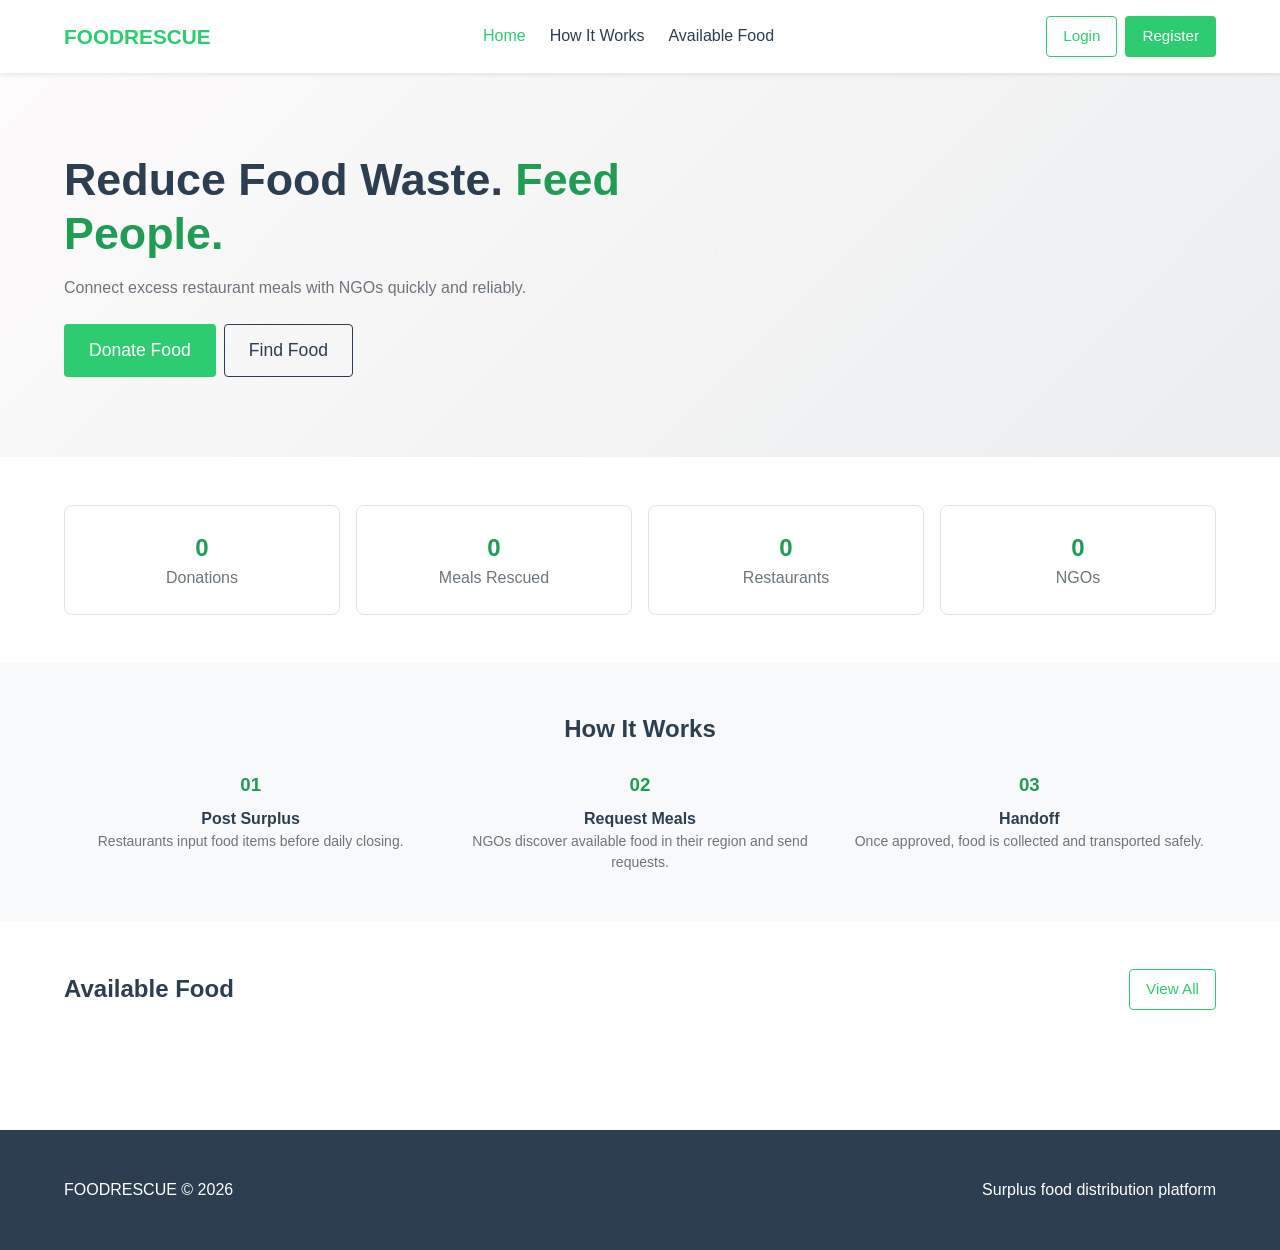
<file: html/index.html>
<!DOCTYPE html>

<html lang="en">
<head>
  <meta charset="UTF-8">
  <meta name="viewport" content="width=device-width, initial-scale=1.0">
  <title>FoodRescue | Surplus Food Portal</title>
  <link rel="stylesheet" href="../css/style.css">
</head>
<body>
  <nav class="navbar bg-white">
    <div class="container">
      <a class="navbar-brand" href="index.html">FOODRESCUE</a>
      <ul class="navbar-nav">
        <li><a class="nav-link active" href="index.html">Home</a></li>
        <li><a class="nav-link" href="#how-it-works">How It Works</a></li>
        <li><a class="nav-link" href="#available-food">Available Food</a></li>
      </ul>
      <div class="d-flex gap-2">
        <a href="login.html" class="btn btn-outline-success">Login</a>
        <a href="register.html" class="btn btn-success">Register</a>
      </div>
    </div>
  </nav>

  <header class="hero-section">
    <div class="container">
      <div class="row align-items-center">
        <div class="col-md-6">
          <h1 class="hero-title mb-3">Reduce Food Waste. <span class="text-success">Feed People.</span></h1>
          <p class="text-muted mb-4">Connect excess restaurant meals with NGOs quickly and reliably.</p>
          <div class="d-flex gap-2">
            <a href="register.html" class="btn btn-success btn-lg">Donate Food</a>
            <a href="login.html" class="btn btn-outline-dark btn-lg">Find Food</a>
          </div>
        </div>
      </div>
    </div>
  </header>

  <section class="py-5">
    <div class="container">
      <div class="row">
        <div class="col-md-3">
          <div class="stat-card">
            <h2 class="text-success" id="stat-donations">0</h2>
            <p class="text-muted">Donations</p>
          </div>
        </div>
        <div class="col-md-3">
          <div class="stat-card">
            <h2 class="text-success" id="stat-meals">0</h2>
            <p class="text-muted">Meals Rescued</p>
          </div>
        </div>
        <div class="col-md-3">
          <div class="stat-card">
            <h2 class="text-success" id="stat-restaurants">0</h2>
            <p class="text-muted">Restaurants</p>
          </div>
        </div>
        <div class="col-md-3">
          <div class="stat-card">
            <h2 class="text-success" id="stat-ngos">0</h2>
            <p class="text-muted">NGOs</p>
          </div>
        </div>
      </div>
    </div>
  </section>

  <section id="how-it-works" class="py-5 bg-light">
    <div class="container text-center mb-4">
      <h2 class="fw-bold">How It Works</h2>
    </div>
    <div class="container">
      <div class="row">
        <div class="col-md-4 text-center">
          <h3 class="text-success mb-2">01</h3>
          <h4>Post Surplus</h4>
          <p class="text-muted small">Restaurants input food items before daily closing.</p>
        </div>
        <div class="col-md-4 text-center">
          <h3 class="text-success mb-2">02</h3>
          <h4>Request Meals</h4>
          <p class="text-muted small">NGOs discover available food in their region and send requests.</p>
        </div>
        <div class="col-md-4 text-center">
          <h3 class="text-success mb-2">03</h3>
          <h4>Handoff</h4>
          <p class="text-muted small">Once approved, food is collected and transported safely.</p>
        </div>
      </div>
    </div>
  </section>

  <section id="available-food" class="py-5">
    <div class="container mb-4">
      <div class="d-flex justify-content-between align-items-center">
        <h2>Available Food</h2>
        <a href="login.html" class="btn btn-outline-success">View All</a>
      </div>
    </div>
    <div class="container">
      <div class="row" id="featured-food-container"></div>
    </div>
  </section>

  <footer>
    <div class="container">
      <div class="d-flex justify-content-between">
        <p>FOODRESCUE &copy; 2026</p>
        <p>Surplus food distribution platform</p>
      </div>
    </div>
  </footer>

  <script src="../js/api.js"></script>
  <script src="../js/app.js"></script>
</body>
</html>
</file>
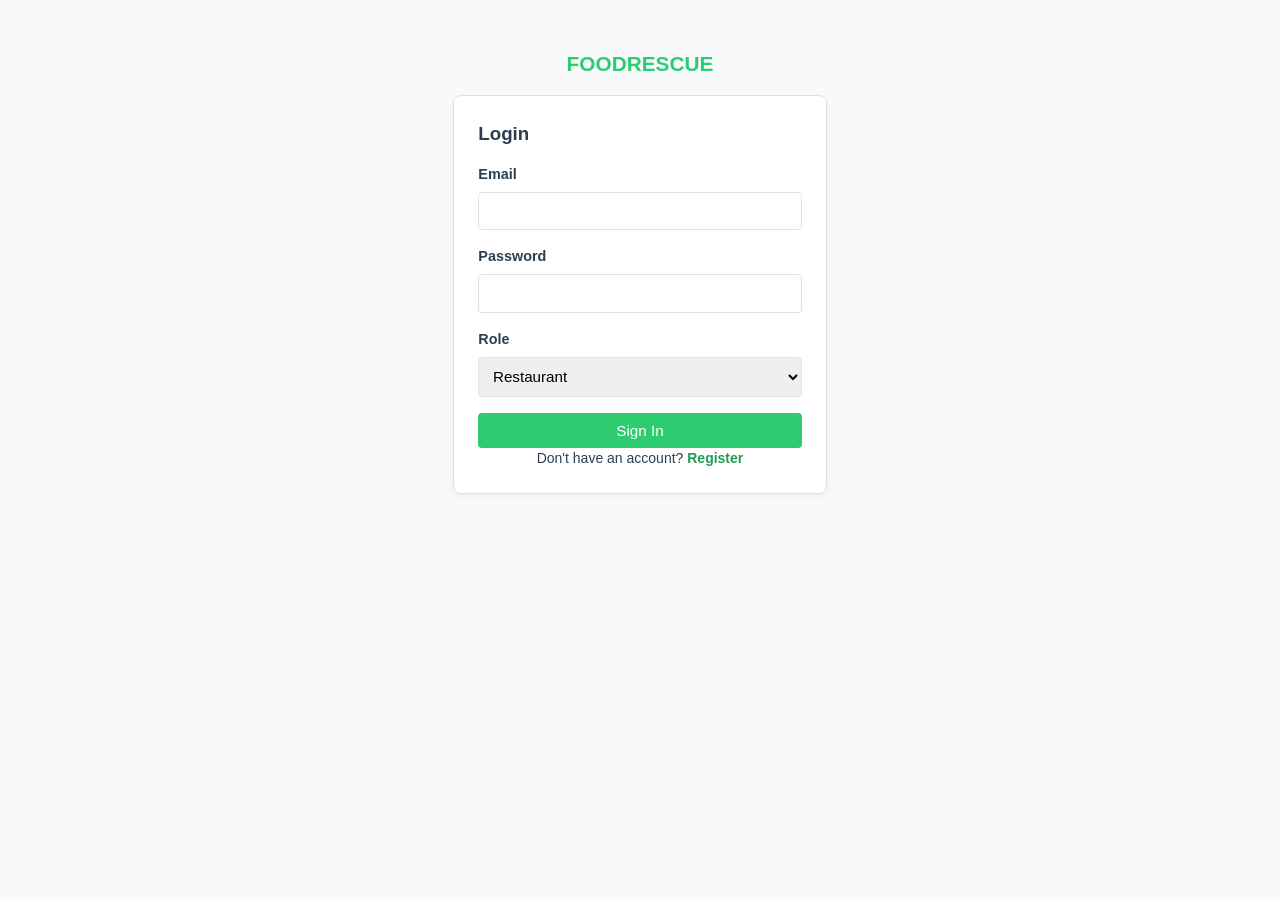
<file: html/admin.html>
<!DOCTYPE html>
<html lang="en">
<head>
  <meta charset="UTF-8">
  <meta name="viewport" content="width=device-width, initial-scale=1.0">
  <title>Admin Dashboard | FoodRescue</title>
  <link rel="stylesheet" href="../css/style.css">
</head>
<body class="bg-light">
  <nav class="navbar bg-dark">
    <div class="container">
      <a class="navbar-brand" href="#">ADMIN PORTAL</a>
      <button onclick="logout()" class="btn btn-outline-light btn-sm">Logout</button>
    </div>
  </nav>

  <div class="container py-4">
    <div class="row mb-4">
      <div class="col-md-3">
        <div class="card p-3 border-start border-primary">
          <p class="small text-muted">Total Users</p>
          <h3 id="admin-total-users">0</h3>
        </div>
      </div>
      <div class="col-md-3">
        <div class="card p-3 border-start border-success">
          <p class="small text-muted">Total Donations</p>
          <h3 id="admin-total-donations">0</h3>
        </div>
      </div>
      <div class="col-md-3">
        <div class="card p-3 border-start border-warning">
          <p class="small text-muted">Pending Requests</p>
          <h3 id="admin-total-requests">0</h3>
        </div>
      </div>
      <div class="col-md-3">
        <div class="card p-3 border-start border-info">
          <p class="small text-muted">Rescued Count</p>
          <h3 id="admin-meals-rescued">0</h3>
        </div>
      </div>
    </div>

    <div class="row mb-4">
      <div class="col-xl-5">
        <div class="card">
          <div class="card-header">
            <h4>System Users</h4>
          </div>
          <div class="table-responsive" style="max-height: 350px;">
            <table class="table">
              <thead>
                <tr><th>User</th><th>Role</th><th>Contact</th></tr>
              </thead>
              <tbody id="adminUsersTable"></tbody>
            </table>
          </div>
        </div>
      </div>

      <div class="col-xl-7">
        <div class="card">
          <div class="card-header">
            <h4>All Donations</h4>
          </div>
          <div class="table-responsive" style="max-height: 350px;">
            <table class="table">
              <thead>
                <tr><th>Restaurant</th><th>Food</th><th>Status</th><th>Action</th></tr>
              </thead>
              <tbody id="adminDonationsTable"></tbody>
            </table>
          </div>
        </div>
      </div>
    </div>

    <div class="card">
      <div class="card-header">
        <h4>Recent Platform Activity</h4>
      </div>
      <div class="table-responsive">
        <table class="table">
          <thead>
            <tr><th>Date</th><th>NGO</th><th>Food Item</th><th>Qty</th><th>Status</th></tr>
          </thead>
          <tbody id="adminRequestsTable"></tbody>
        </table>
      </div>
    </div>
  </div>

  <div class="toast-container"></div>
  <script src="../js/api.js"></script>
  <script src="../js/auth.js"></script>
  <script src="../js/admin.js"></script>
</body>
</html>
</file>
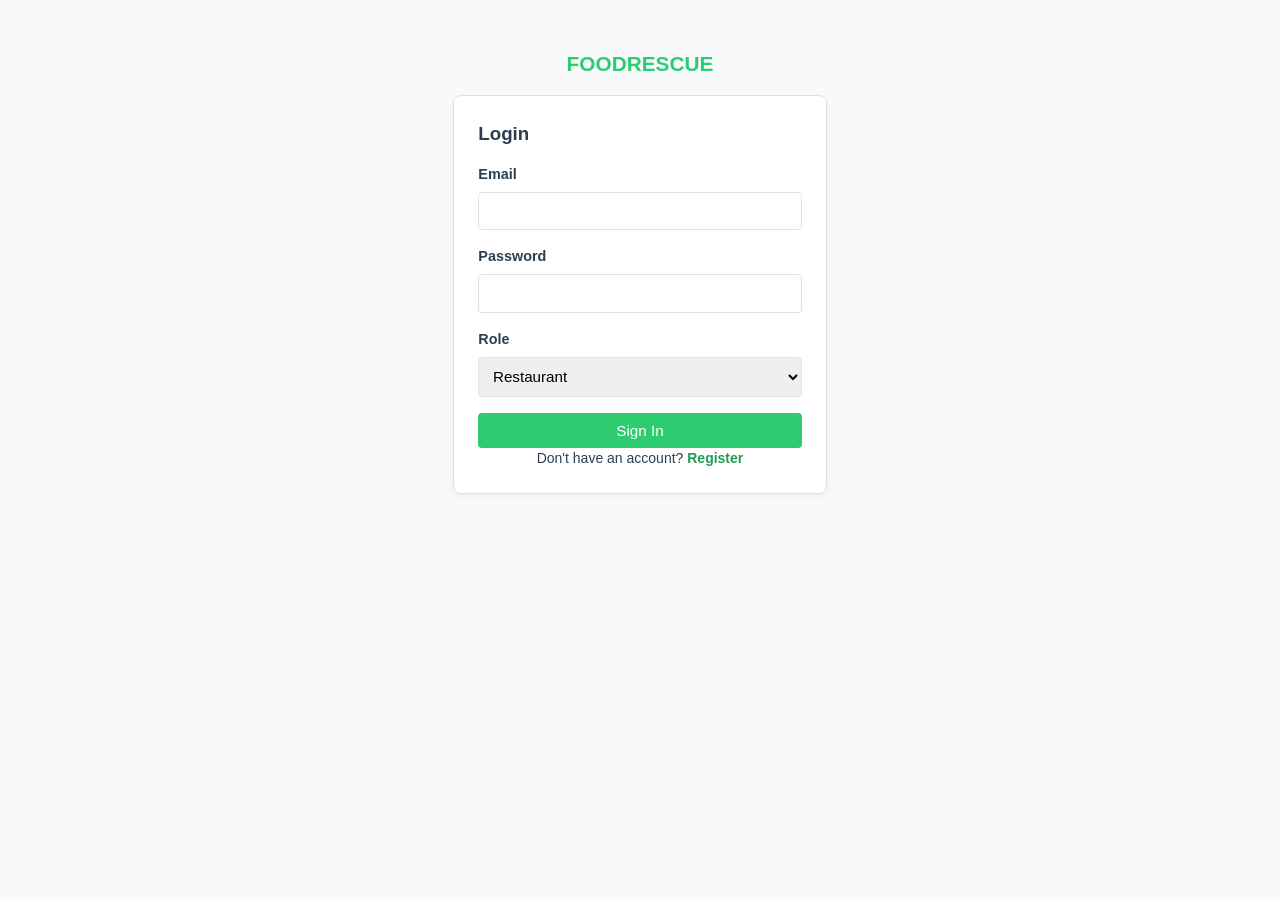
<file: html/login.html>
<!DOCTYPE html>
<html lang="en">
<head>
  <meta charset="UTF-8">
  <meta name="viewport" content="width=device-width, initial-scale=1.0">
  <title>Login | FoodRescue</title>
  <link rel="stylesheet" href="../css/style.css">
</head>
<body class="bg-light">
  <div class="container py-5">
    <div class="row" style="justify-content: center;">
      <div class="col-md-4">
        <div class="text-center mb-3">
          <a class="navbar-brand" href="index.html">FOODRESCUE</a>
        </div>
        <div class="card p-4">
          <h3 class="fw-bold mb-3">Login</h3>
          <form id="loginForm">
            <div class="mb-3">
              <label class="form-label">Email</label>
              <input type="email" id="loginEmail" class="form-control" required>
            </div>
            <div class="mb-3">
              <label class="form-label">Password</label>
              <input type="password" id="loginPassword" class="form-control" required>
            </div>
            <div class="mb-3">
              <label class="form-label">Role</label>
              <select id="loginRole" class="form-select" required>
                <option value="RESTAURANT">Restaurant</option>
                <option value="NGO">NGO</option>
                <option value="ADMIN">Admin</option>
              </select>
            </div>
            <button type="submit" class="btn btn-success w-100">Sign In</button>
          </form>
          <p class="small text-center mt-3 mb-0">Don't have an account? <a href="register.html" class="text-success fw-bold">Register</a></p>
        </div>
      </div>
    </div>
  </div>
  <script src="../js/api.js"></script>
  <script src="../js/auth.js"></script>
</body>
</html>
</file>
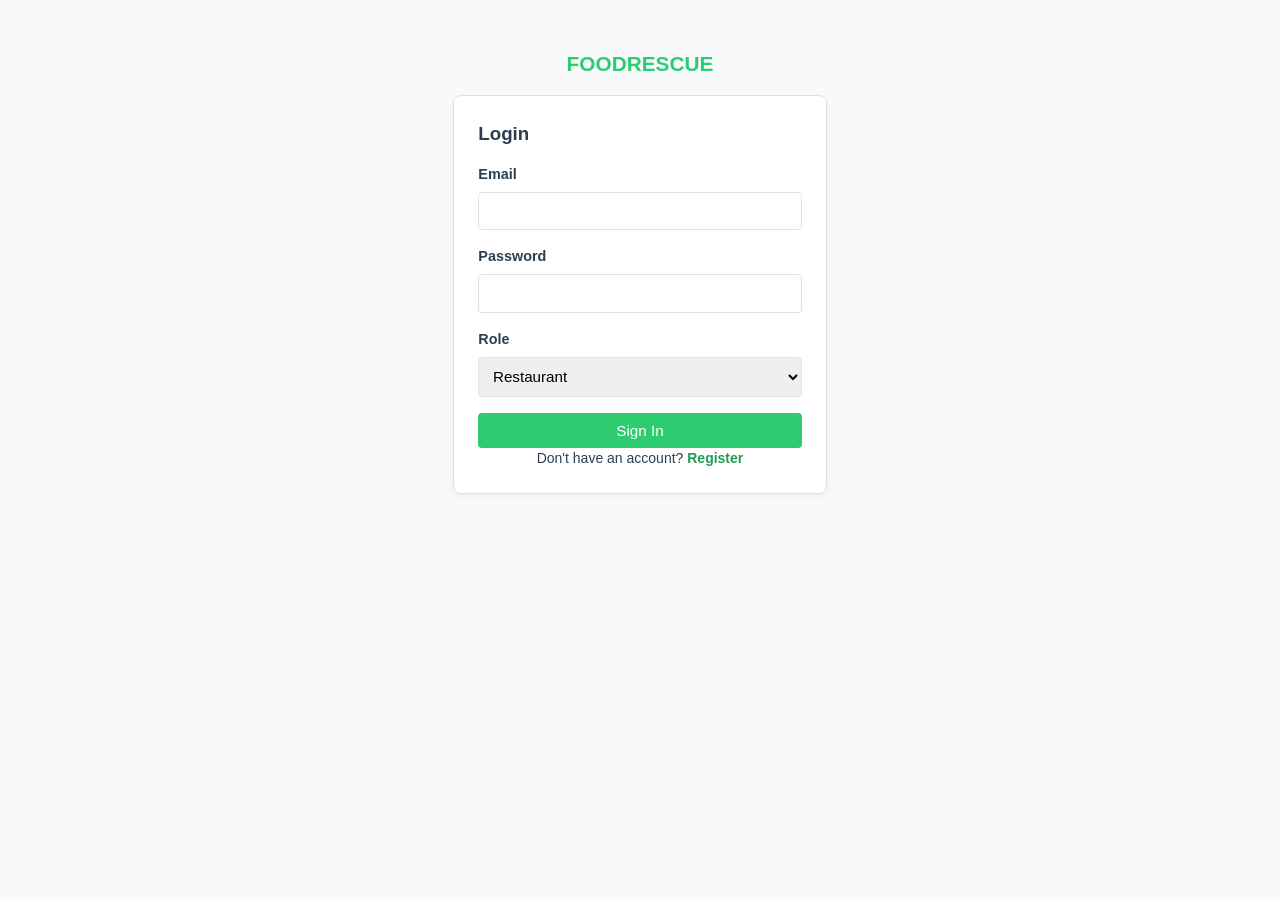
<file: html/ngo.html>
<!DOCTYPE html>
<html lang="en">
<head>
  <meta charset="UTF-8">
  <meta name="viewport" content="width=device-width, initial-scale=1.0">
  <title>NGO Dashboard | FoodRescue</title>
  <link rel="stylesheet" href="../css/style.css">
</head>
<body class="bg-light">
  <nav class="navbar bg-dark">
    <div class="container">
      <a class="navbar-brand" href="#">FOODRESCUE</a>
      <div class="d-flex align-items-center">
        <span class="text-white me-3" id="ngoDisplayName">Welcome</span>
        <button onclick="logout()" class="btn btn-outline-light btn-sm">Logout</button>
      </div>
    </div>
  </nav>

  <div class="container py-4">
    <div class="row mb-4">
      <div class="col-md-3">
        <div class="card p-3">
          <p class="small text-muted">Available Meals</p>
          <h3 id="stat-available-food">0</h3>
        </div>
      </div>
      <div class="col-md-3">
        <div class="card p-3">
          <p class="small text-muted">My Requests</p>
          <h3 id="stat-my-requests">0</h3>
        </div>
      </div>
      <div class="col-md-3">
        <div class="card p-3">
          <p class="small text-muted">Approved</p>
          <h3 id="stat-approved">0</h3>
        </div>
      </div>
      <div class="col-md-3">
        <div class="card p-3">
          <p class="small text-muted">Rescued Meals</p>
          <h3 id="stat-rescued-count">0</h3>
        </div>
      </div>
    </div>

    <div class="card p-3 mb-4">
      <div class="row">
        <div class="col-md-4">
          <input type="text" id="searchInput" class="form-control" placeholder="Search food, restaurant...">
        </div>
        <div class="col-md-3">
          <select id="filterCategory" class="form-select">
            <option value="">All Categories</option>
            <option value="Meals">Meals</option>
            <option value="Rice">Rice</option>
            <option value="Bread">Bread</option>
            <option value="Snacks">Snacks</option>
          </select>
        </div>
        <div class="col-md-3">
          <select id="filterType" class="form-select">
            <option value="">All Types</option>
            <option value="VEGETARIAN">Vegetarian</option>
            <option value="NON-VEGETARIAN">Non-Vegetarian</option>
          </select>
        </div>
      </div>
    </div>

    <div class="nav-tabs mb-4">
      <button class="nav-link-tab active" onclick="showTab('browseFood', this)">Browse Food</button>
      <button class="nav-link-tab" onclick="showTab('myRequestsTab', this)">My Requests</button>
    </div>

    <div id="browseFood" class="tab-pane show">
      <div class="row" id="availableFoodGrid"></div>
    </div>

    <div id="myRequestsTab" class="tab-pane">
      <div class="card">
        <div class="table-responsive">
          <table class="table table-hover">
            <thead>
              <tr>
                <th>Food Item</th>
                <th>Restaurant</th>
                <th>Quantity</th>
                <th>Status</th>
                <th>Date</th>
              </tr>
            </thead>
            <tbody id="ngoRequestsTable"></tbody>
          </table>
        </div>
      </div>
    </div>
  </div>

  <div class="modal" id="requestModal">
    <div class="modal-content">
      <h3 class="mb-2">Request Food</h3>
      <p class="small text-muted mb-3">Target: <span id="modalResName" class="fw-bold"></span></p>
      <form id="requestFoodForm">
        <input type="hidden" id="modalDonationId">
        <div class="mb-3">
          <label class="form-label">Requested Quantity</label>
          <div class="input-group">
            <input type="number" id="requestQty" class="form-control" min="1" required>
            <span class="input-group-text" id="modalUnit">Units</span>
          </div>
          <p class="small text-muted mt-1">Available: <span id="modalMaxQty"></span></p>
        </div>
        <div class="mb-3">
          <label class="form-label">Message</label>
          <textarea id="requestMsg" class="form-control" rows="2"></textarea>
        </div>
        <div class="d-flex justify-content-between">
          <button type="button" class="btn btn-light" onclick="closeRequestModal()">Cancel</button>
          <button type="submit" class="btn btn-success">Send Request</button>
        </div>
      </form>
    </div>
  </div>

  <div class="toast-container"></div>
  <script src="../js/api.js"></script>
  <script src="../js/auth.js"></script>
  <script src="../js/ngo.js"></script>
</body>
</html>
</file>
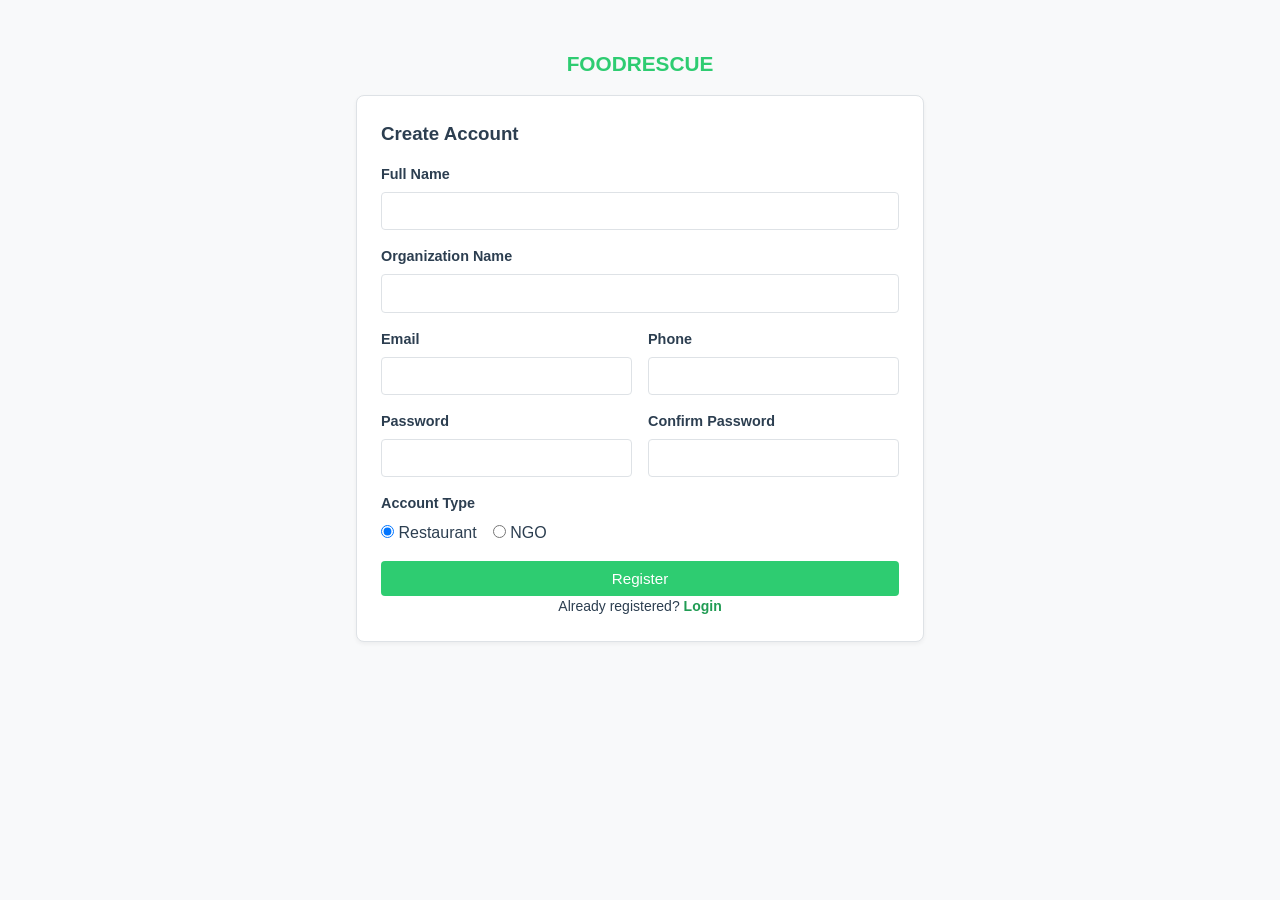
<file: html/register.html>
<!DOCTYPE html>
<html lang="en">
<head>
  <meta charset="UTF-8">
  <meta name="viewport" content="width=device-width, initial-scale=1.0">
  <title>Register | FoodRescue</title>
  <link rel="stylesheet" href="../css/style.css">
</head>
<body class="bg-light">
  <div class="container py-5">
    <div class="row" style="justify-content: center;">
      <div class="col-md-6">
        <div class="text-center mb-3">
          <a class="navbar-brand" href="index.html">FOODRESCUE</a>
        </div>
        <div class="card p-4">
          <h3 class="fw-bold mb-3">Create Account</h3>
          <form id="registerForm">
            <div class="mb-3">
              <label class="form-label">Full Name</label>
              <input type="text" id="regName" class="form-control" required>
            </div>
            <div class="mb-3">
              <label class="form-label">Organization Name</label>
              <input type="text" id="regOrg" class="form-control" required>
            </div>
            <div class="row">
              <div class="col-md-6 mb-3">
                <label class="form-label">Email</label>
                <input type="email" id="regEmail" class="form-control" required>
              </div>
              <div class="col-md-6 mb-3">
                <label class="form-label">Phone</label>
                <input type="tel" id="regPhone" class="form-control" required>
              </div>
            </div>
            <div class="row">
              <div class="col-md-6 mb-3">
                <label class="form-label">Password</label>
                <input type="password" id="regPass" class="form-control" required>
              </div>
              <div class="col-md-6 mb-3">
                <label class="form-label">Confirm Password</label>
                <input type="password" id="regConfirmPass" class="form-control" required>
              </div>
            </div>
            <div class="mb-3">
              <label class="form-label">Account Type</label>
              <div class="d-flex gap-3">
                <label><input type="radio" name="role" value="RESTAURANT" checked> Restaurant</label>
                <label><input type="radio" name="role" value="NGO"> NGO</label>
              </div>
            </div>
            <button type="submit" class="btn btn-success w-100">Register</button>
          </form>
          <p class="small text-center mt-3 mb-0">Already registered? <a href="login.html" class="text-success fw-bold">Login</a></p>
        </div>
      </div>
    </div>
  </div>
  <script src="../js/api.js"></script>
  <script src="../js/auth.js"></script>
</body>
</html>
</file>
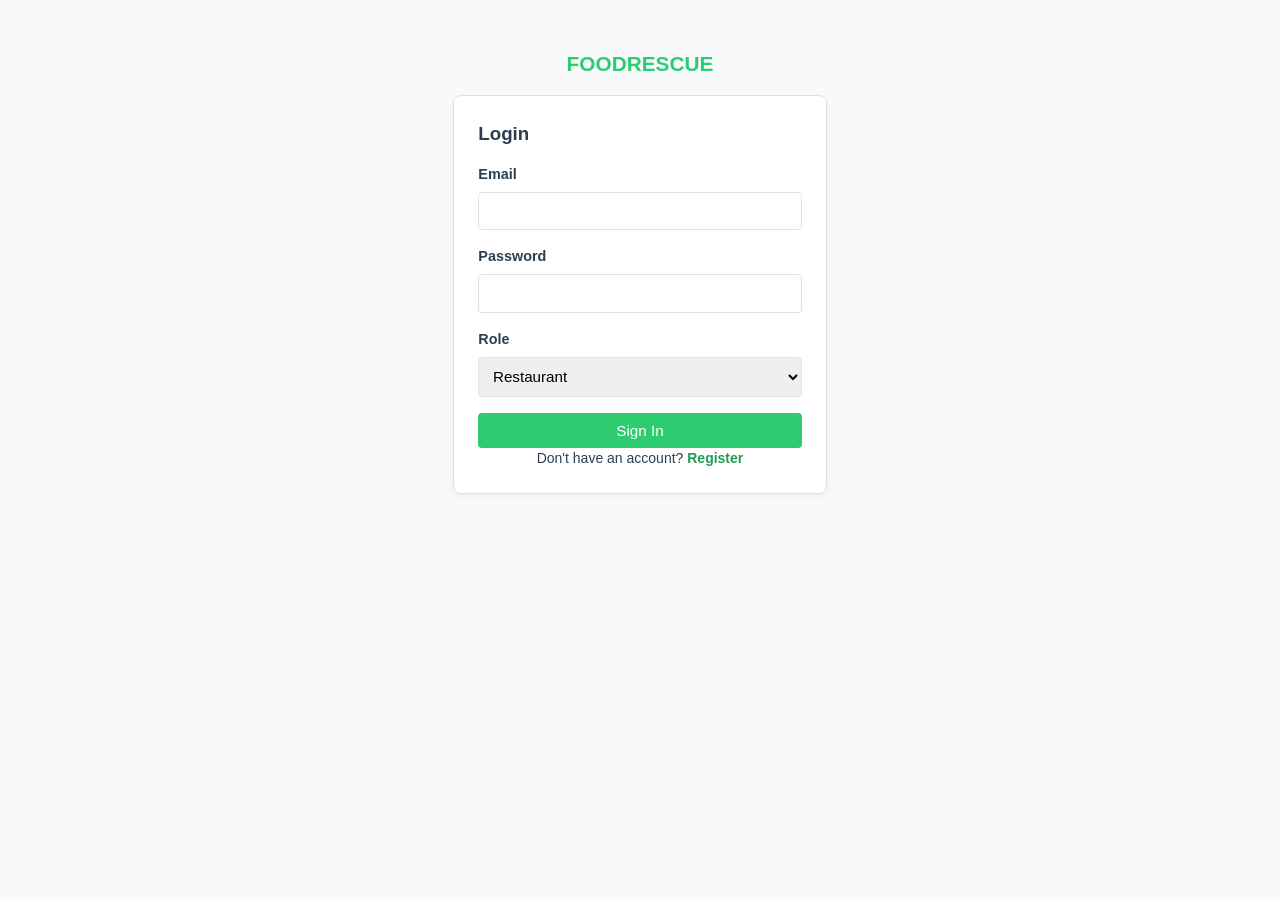
<file: html/restaurant.html>
<!DOCTYPE html>
<html lang="en">
<head>
  <meta charset="UTF-8">
  <meta name="viewport" content="width=device-width, initial-scale=1.0">
  <title>Restaurant Portal | FoodRescue</title>
  <link rel="stylesheet" href="../css/style.css">
</head>
<body class="bg-light">
  <nav class="navbar bg-dark">
    <div class="container">
      <a class="navbar-brand" href="#">FOOD RESCUE</a>
      <div class="d-flex align-items-center">
        <span class="text-white me-3" id="userDisplayName">Welcome</span>
        <button onclick="logout()" class="btn btn-outline-light btn-sm">Logout</button>
      </div>
    </div>
  </nav>

  <div class="container py-4">
    <div class="row mb-4">
      <div class="col-md-3">
        <div class="card p-3">
          <p class="small text-muted">Total Posted</p>
          <h3 id="stat-total">0</h3>
        </div>
      </div>
      <div class="col-md-3">
        <div class="card p-3">
          <p class="small text-muted">Available</p>
          <h3 id="stat-available">0</h3>
        </div>
      </div>
      <div class="col-md-3">
        <div class="card p-3">
          <p class="small text-muted">Pending Requests</p>
          <h3 id="stat-pending">0</h3>
        </div>
      </div>
      <div class="col-md-3">
        <div class="card p-3">
          <p class="small text-muted">Completed</p>
          <h3 id="stat-rescued">0</h3>
        </div>
      </div>
    </div>

    <div class="d-flex justify-content-between align-items-center mb-4">
      <div class="nav-pills">
        <button class="nav-link-tab active" onclick="showTab('myDonations', this)">My Listings</button>
        <button class="nav-link-tab" onclick="showTab('ngoRequests', this)">Incoming Requests</button>
      </div>
      <button class="btn btn-success" onclick="openModal()">+ Add Surplus Food</button>
    </div>

    <div id="myDonations" class="tab-pane show">
      <div class="row" id="donationsList"></div>
    </div>

    <div id="ngoRequests" class="tab-pane">
      <div class="card">
        <div class="table-responsive">
          <table class="table table-hover">
            <thead>
              <tr>
                <th>Food Item</th>
                <th>NGO</th>
                <th>Requested Qty</th>
                <th>Status</th>
                <th>Actions</th>
              </tr>
            </thead>
            <tbody id="requestsTableBody"></tbody>
          </table>
        </div>
      </div>
    </div>
  </div>

  <div class="modal" id="addFoodModal">
    <div class="modal-content">
      <h3 class="mb-3">Donate Surplus Food</h3>
      <form id="addFoodForm">
        <div class="mb-2">
          <label class="form-label">Item Name</label>
          <input type="text" id="foodName" class="form-control" required>
        </div>
        <div class="row">
          <div class="col-md-6 mb-2">
            <label class="form-label">Category</label>
            <select id="category" class="form-select" required>
              <option value="Meals">Meals</option>
              <option value="Rice">Rice</option>
              <option value="Bread">Bread</option>
              <option value="Snacks">Snacks</option>
              <option value="Other">Other</option>
            </select>
          </div>
          <div class="col-md-6 mb-2">
            <label class="form-label">Type</label>
            <select id="foodType" class="form-select" required>
              <option value="VEGETARIAN">Vegetarian</option>
              <option value="NON-VEGETARIAN">Non-Vegetarian</option>
            </select>
          </div>
        </div>
        <div class="row">
          <div class="col-md-6 mb-2">
            <label class="form-label">Quantity</label>
            <input type="number" id="quantity" class="form-control" min="1" required>
          </div>
          <div class="col-md-6 mb-2">
            <label class="form-label">Unit</label>
            <input type="text" id="unit" class="form-control" placeholder="Plates, Servings" required>
          </div>
        </div>
        <div class="mb-2">
          <label class="form-label">Pickup Location</label>
          <input type="text" id="location" class="form-control" required>
        </div>
        <div class="mb-3">
          <label class="form-label">Expiry Date & Time</label>
          <input type="datetime-local" id="expiry" class="form-control" required>
        </div>
        <div class="d-flex justify-content-between">
          <button type="button" class="btn btn-light" onclick="closeModal()">Cancel</button>
          <button type="submit" class="btn btn-success">Save Item</button>
        </div>
      </form>
    </div>
  </div>

  <div class="toast-container"></div>
  <script src="../js/api.js"></script>
  <script src="../js/auth.js"></script>
  <script src="../js/restaurant.js"></script>
</body>
</html>
</file>
<file: css/style.css>
:root {
  --primary: #2ecc71;
  --primary-dark: #219c54;
  --dark: #2c3e50;
  --light: #f8f9fa;
  --white: #ffffff;
  --border: #dee2e6;
  --danger: #dc3545;
  --warning: #ffc107;
  --info: #0dcaf0;
  --text-muted: #6c757d;
}

* {
  box-sizing: border-box;
  margin: 0;
  padding: 0;
}

body {
  font-family: Arial, sans-serif;
  color: var(--dark);
  background-color: var(--white);
  line-height: 1.5;
}

a {
  text-decoration: none;
  color: inherit;
}

.container {
  width: 90%;
  max-width: 1200px;
  margin: 0 auto;
}

.bg-light { background-color: var(--light); }
.bg-dark { background-color: #212529; }
.bg-white { background-color: var(--white); }
.text-white { color: var(--white); }
.text-muted { color: var(--text-muted); }
.text-success { color: var(--primary-dark); }
.text-danger { color: var(--danger); }
.text-center { text-align: center; }
.text-end { text-align: right; }
.fw-bold { font-weight: 700; }
.small { font-size: 0.875rem; }

.py-2 { padding: 0.5rem 0; }
.py-4 { padding: 1.5rem 0; }
.py-5 { padding: 3rem 0; }
.p-3 { padding: 1rem; }
.p-4 { padding: 1.5rem; }
.mb-2 { margin-bottom: 0.5rem; }
.mb-3 { margin-bottom: 1rem; }
.mb-4 { margin-bottom: 1.5rem; }
.me-2 { margin-right: 0.5rem; }
.me-3 { margin-right: 1rem; }
.w-100 { width: 100%; }
.h-100 { height: 100%; }

.navbar {
  position: sticky;
  top: 0;
  z-index: 1000;
  padding: 1rem 0;
  box-shadow: 0 2px 4px rgba(0,0,0,0.08);
}
.navbar .container {
  display: flex;
  justify-content: space-between;
  align-items: center;
}
.navbar-brand {
  font-size: 1.3rem;
  font-weight: bold;
  color: var(--primary);
}
.navbar-nav {
  display: flex;
  gap: 1.5rem;
  list-style: none;
}
.nav-link:hover, .nav-link.active {
  color: var(--primary);
}

.hero-section {
  background: linear-gradient(135deg, #fdfbfb 0%, #ebedee 100%);
  padding: 5rem 0;
}
.hero-title {
  font-size: 2.8rem;
  font-weight: 800;
  line-height: 1.2;
}

.row {
  display: flex;
  flex-wrap: wrap;
  margin: 0 -0.5rem;
}
.row > [class*="col-"] {
  padding: 0 0.5rem;
}
.col-12 { width: 100%; }
.col-md-3 { width: 25%; }
.col-md-4 { width: 33.333%; }
.col-md-6 { width: 50%; }
.col-xl-5 { width: 41.666%; }
.col-xl-7 { width: 58.333%; }

.d-flex { display: flex; }
.justify-content-between { justify-content: space-between; }
.align-items-center { align-items: center; }
.gap-2 { gap: 0.5rem; }
.gap-3 { gap: 1rem; }

.card {
  background: var(--white);
  border-radius: 8px;
  border: 1px solid var(--border);
  box-shadow: 0 2px 4px rgba(0,0,0,0.05);
  overflow: hidden;
}
.card-body { padding: 1.25rem; }
.card-header {
  padding: 1rem 1.25rem;
  border-bottom: 1px solid var(--border);
  background: var(--white);
}

.stat-card {
  background: var(--white);
  padding: 1.5rem;
  border-radius: 8px;
  border: 1px solid var(--border);
  text-align: center;
}
.border-start { border-left: 4px solid; }
.border-primary { border-color: #0d6efd; }
.border-success { border-color: var(--primary); }
.border-warning { border-color: var(--warning); }
.border-info { border-color: var(--info); }

.btn {
  display: inline-block;
  padding: 0.5rem 1rem;
  border: 1px solid transparent;
  border-radius: 4px;
  font-size: 0.95rem;
  cursor: pointer;
  text-align: center;
}
.btn-sm { padding: 0.25rem 0.5rem; font-size: 0.85rem; }
.btn-lg { padding: 0.75rem 1.5rem; font-size: 1.1rem; }
.btn-success { background: var(--primary); color: var(--white); }
.btn-success:hover { background: var(--primary-dark); }
.btn-primary { background: #0d6efd; color: var(--white); }
.btn-danger { background: var(--danger); color: var(--white); }
.btn-light { background: var(--light); border-color: var(--border); }
.btn-outline-success { border-color: var(--primary); color: var(--primary); background: transparent; }
.btn-outline-success:hover { background: var(--primary); color: var(--white); }
.btn-outline-dark { border-color: var(--dark); color: var(--dark); background: transparent; }
.btn-outline-dark:hover { background: var(--dark); color: var(--white); }
.btn-outline-light { border-color: var(--white); color: var(--white); background: transparent; }
.btn-outline-danger { border-color: var(--danger); color: var(--danger); background: transparent; }
.btn-outline-danger:hover { background: var(--danger); color: var(--white); }

.badge {
  display: inline-block;
  padding: 0.25rem 0.5rem;
  font-size: 0.75rem;
  font-weight: bold;
  border-radius: 4px;
}
.bg-primary { background: #0d6efd; color: var(--white); }
.bg-success { background: var(--primary); color: var(--white); }
.bg-warning { background: var(--warning); color: #000; }
.bg-info { background: var(--info); color: #000; }
.bg-danger { background: var(--danger); color: var(--white); }
.bg-secondary { background: var(--text-muted); color: var(--white); }

.form-label {
  display: block;
  margin-bottom: 0.4rem;
  font-weight: bold;
  font-size: 0.9rem;
}
.form-control, .form-select {
  width: 100%;
  padding: 0.6rem;
  border: 1px solid var(--border);
  border-radius: 4px;
  font-size: 0.95rem;
}
.input-group { display: flex; }
.input-group .form-control { border-radius: 4px 0 0 4px; }
.input-group-text {
  padding: 0.6rem 0.8rem;
  background: var(--light);
  border: 1px solid var(--border);
  border-left: none;
  border-radius: 0 4px 4px 0;
}

.table-responsive { width: 100%; overflow-x: auto; }
.table { width: 100%; border-collapse: collapse; }
.table th, .table td {
  padding: 0.75rem;
  border-bottom: 1px solid var(--border);
  text-align: left;
}
.table-hover tbody tr:hover { background: var(--light); }

.nav-tabs, .nav-pills {
  display: flex;
  gap: 0.5rem;
  list-style: none;
}
.nav-link-tab {
  padding: 0.6rem 1.2rem;
  border: 1px solid var(--border);
  border-radius: 4px;
  background: var(--light);
  cursor: pointer;
}
.nav-link-tab.active {
  background: var(--primary);
  color: var(--white);
  border-color: var(--primary);
}
.tab-pane { display: none; }
.tab-pane.show { display: block; }

.modal {
  display: none;
  position: fixed;
  inset: 0;
  background: rgba(0,0,0,0.5);
  align-items: center;
  justify-content: center;
  z-index: 2000;
}
.modal.show { display: flex; }
.modal-content {
  background: var(--white);
  border-radius: 8px;
  width: 90%;
  max-width: 500px;
  padding: 1.5rem;
}

.toast-container {
  position: fixed;
  bottom: 1.5rem;
  right: 1.5rem;
  z-index: 3000;
}
.toast {
  background: var(--white);
  padding: 1rem 1.5rem;
  border-radius: 4px;
  box-shadow: 0 4px 12px rgba(0,0,0,0.15);
  margin-top: 0.5rem;
  border-left: 4px solid var(--primary);
}
.toast.toast-danger { border-left-color: var(--danger); }

footer {
  background: var(--dark);
  color: var(--white);
  padding: 3rem 0;
  margin-top: 3rem;
}

@media (max-width: 768px) {
  .col-md-3, .col-md-4, .col-md-6, .col-xl-5, .col-xl-7 { width: 100%; margin-bottom: 1rem; }
  .navbar .container { flex-direction: column; gap: 1rem; }}
</file>
